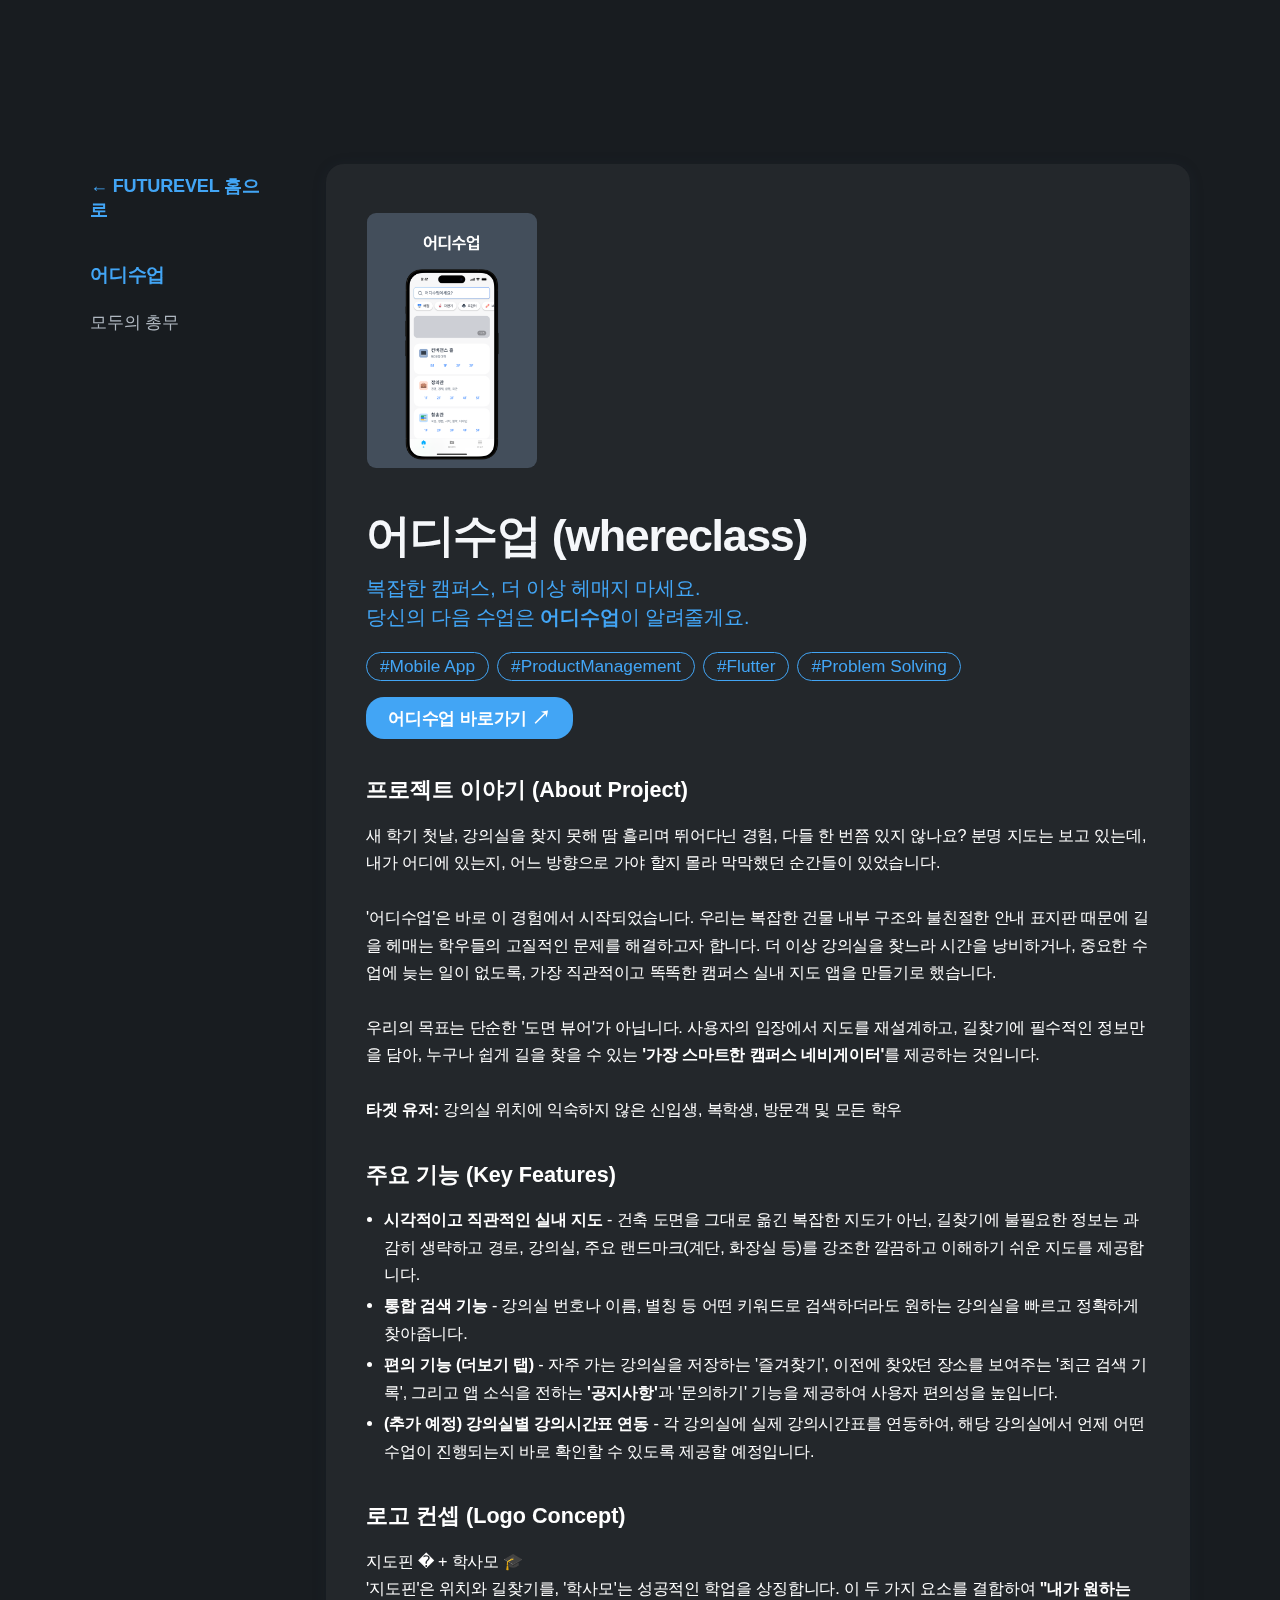
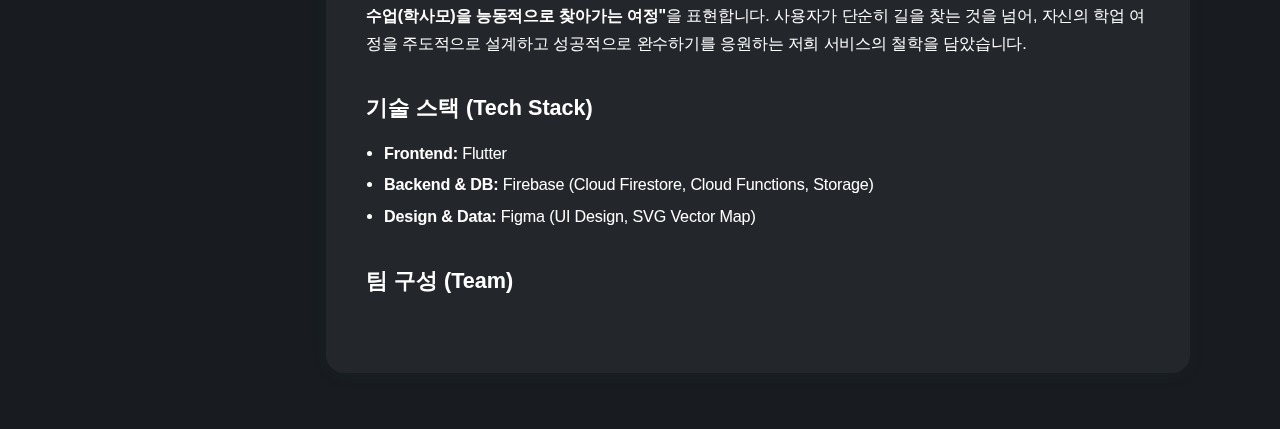
<file: project.html>
<!DOCTYPE html>
<html lang="ko">
<head>
  <meta charset="UTF-8">
  <meta name="viewport" content="width=device-width, initial-scale=1.0">
  <title>프로젝트 상세 | FUTUREVEL</title>
  <link rel="stylesheet" href="style.css">
  <style>
    body {
      background: #181C20;
      margin: 0;
      font-family: 'Pretendard', 'Noto Sans KR', sans-serif;
      color: #F5F7FA;
      font-size: 17px;
      letter-spacing: -0.01em;
    }
    .project-layout {
      display: flex;
      max-width: 1100px;
      margin: 0 auto;
      min-height: 100vh;
      padding: 0 0 56px 0;
    }
    .project-sidenav {
      position: sticky;
      top: 48px;
      align-self: flex-start;
      min-width: 140px;
      max-width: 180px;
      background: none;
      border: none;
      margin: 100px 56px 0 0;
      padding: 0;
      display: flex;
      flex-direction: column;
      gap: 2px;
    }
    .project-sidenav a {
      color: #b0b8c1;
      font-weight: 500;
      font-size: 1.09rem;
      text-decoration: none;
      padding: 10px 0 10px 0;
      border-radius: 0;
      background: none;
      transition: color 0.15s;
      margin: 0;
      display: block;
      letter-spacing: -0.01em;
    }
    .project-sidenav a.active {
      color: #42a5f5;
      font-weight: 700;
      font-size: 1.18rem;
    }
    .project-main {
      flex: 1;
      padding: 100px 0 0 0;
      display: flex;
      flex-direction: column;
      gap: 0;
    }
    .project-detail-section {
      background: none;
      border-radius: 0;
      box-shadow: none;
      padding: 0 0 72px 0;
      margin-bottom: 0;
      display: flex;
      flex-direction: column;
      gap: 0;
      border-bottom: 1.5px solid #23272B;
    }
    .project-detail-section:last-child {
      border-bottom: none;
    }
    .project-detail-header {
      display: flex;
      align-items: flex-end;
      gap: 40px;
      margin-bottom: 36px;
      flex-wrap: wrap;
    }
    .project-detail-img {
      width: 170px;
      border-radius: 10px;
      box-shadow: none;
      background: #23272B;
      border: 1.5px solid #23272B;
    }
    .project-detail-title {
      font-size: 2.8rem;
      font-weight: 800;
      margin-bottom: 12px;
      color: #F5F7FA;
      letter-spacing: -0.03em;
      line-height: 1.18;
    }
    .project-slogan {
      font-size: 1.22rem;
      color: #42a5f5;
      margin-bottom: 20px;
      font-weight: 500;
      background: none;
      border-radius: 0;
      padding: 0;
      display: block;
      box-shadow: none;
      line-height: 1.5;
    }
    .project-detail-tags {
      margin-bottom: 0;
      margin-top: 10px;
      display: flex;
      gap: 8px;
    }
    .project-detail-tags span {
      background: #23272B;
      color: #42a5f5;
      border-radius: 16px;
      padding: 3px 13px;
      font-size: 1.08rem;
      font-weight: 500;
      border: 1.2px solid #42a5f5;
      margin-right: 0;
      letter-spacing: 0;
      transition: background 0.15s, color 0.15s;
    }
    .project-detail-tags span:hover {
      background: #23272B;
      color: #fff;
      border-color: #42a5f5;
    }
    .project-detail-desc {
      font-size: 1.13rem;
      color: #fff;
      margin-bottom: 18px;
      line-height: 1.7;
    }
    .project-detail-section h3 {
      font-size: 1.5rem;
      font-weight: 700;
      margin-bottom: 10px;
      color: #42a5f5;
    }
    .project-detail-features {
      list-style: disc;
      margin-left: 20px;
      color: #fff;
      font-size: 1.01rem;
      line-height: 1.7;
    }
    .project-detail-block {
      margin-bottom: 36px;
      padding-bottom: 0;
      border-bottom: none;
    }
    .project-detail-block:last-child {
      border-bottom: none;
    }
    .project-detail-block h3 {
      font-size: 1.35rem;
      color: #fff;
      margin-bottom: 12px;
      font-weight: 700;
      letter-spacing: 0;
      line-height: 1.4;
    }
    .project-detail-block ul {
      margin-left: 18px;
      padding-left: 0;
      list-style: disc;
      color: #fff;
      font-size: 1.01rem;
      line-height: 1.7;
    }
    .project-detail-block ul li {
      margin-bottom: 4px;
      padding-left: 0;
      position: static;
    }
    .project-detail-block ul li:before {
      display: none;
    }
    .project-detail-block p {
      font-size: 1.01rem;
      color: #fff;
      line-height: 1.7;
      margin-bottom: 0;
    }
    .project-detail-block b {
      color: #fff;
      font-weight: 600;
    }
    @media (max-width: 900px) {
      .project-layout { flex-direction: column; padding: 0 0 32px 0; }
      .project-sidenav { flex-direction: row; position: static; width: 100%; min-width: 0; max-width: 100%; margin: 0 0 24px 0; border-radius: 0; padding: 0; justify-content: flex-start; gap: 18px; }
      .project-sidenav a { border-radius: 0; padding: 8px 0; font-size: 1rem; }
      .project-main { padding: 0; }
      .project-detail-header { gap: 18px; }
    }
    @media (max-width: 600px) {
      .project-detail-header { flex-direction: column; align-items: flex-start; gap: 10px; }
      .project-detail-img { width: 100%; max-width: 180px; }
      .project-detail-section { padding: 0 0 36px 0; }
      .project-detail-title { font-size: 1.2rem; }
    }
    .project-back-btn-wrap {
      width: 100%;
      max-width: 1100px;
      margin: 0 auto;
      padding-top: 36px;
      padding-bottom: 0;
      display: flex;
      justify-content: flex-end;
    }
    .project-back-btn {
      color: #fff;
      background: #23272B;
      border-radius: 18px;
      padding: 8px 22px;
      font-size: 1.13rem;
      font-weight: 600;
      text-decoration: none;
      box-shadow: 0 2px 8px rgba(36,54,85,0.10);
      border: 1.2px solid #3b82f6;
      transition: background 0.15s, color 0.15s, border 0.15s;
      display: inline-block;
    }
    .project-back-btn:hover {
      background: #3b82f6;
      color: #fff;
      border-color: #60a5fa;
    }
    .project-box {
      background: #23272B;
      border-radius: 18px;
      box-shadow: 0 2px 16px rgba(36,54,85,0.10);
      padding: 48px 40px 40px 40px;
      margin-bottom: 0;
      margin-top: 0;
    }
    @media (max-width: 900px) {
      .project-back-btn-wrap { padding-top: 18px; }
      .project-box { padding: 28px 10px 24px 10px; border-radius: 10px; }
    }
  </style>
  <script>
    function showProjectSection(hash) {
      const ids = ['whereclass', 'mochong'];
      ids.forEach(id => {
        const el = document.getElementById(id);
        if (el) el.style.display = (hash === '#' + id) ? 'block' : 'none';
      });
    }
    window.addEventListener('DOMContentLoaded', function() {
      function setActiveNav() {
        const hash = window.location.hash || '#whereclass';
        document.querySelectorAll('.project-sidenav a').forEach(a => {
          if(a.getAttribute('href') === hash) a.classList.add('active');
          else a.classList.remove('active');
        });
        showProjectSection(hash);
      }
      setActiveNav();
      window.addEventListener('hashchange', setActiveNav);
    });
  </script>
</head>
<body>
  <div class="project-layout">
    <nav class="project-sidenav">
      <a href="index.html" style="margin-bottom:18px; color:#42a5f5; font-weight:700; font-size:1.13rem; text-decoration:none; background:none; border:none; border-radius:0; box-shadow:none; padding:10px 0 10px 0; display:block;">← FUTUREVEL 홈으로</a>
      <a href="#whereclass">어디수업</a>
      <a href="#mochong">모두의 총무</a>
    </nav>
    <main class="project-main">
      <!-- 어디수업 상세 -->
      <section class="project-detail-section project-box" id="whereclass">
        <div class="project-detail-header">
          <img src="project-images/whereclass.png" alt="어디수업 스크린샷" class="project-detail-img">
          <div>
            <div class="project-detail-title">어디수업 (whereclass)</div>
            <div class="project-slogan">
              복잡한 캠퍼스, 더 이상 헤매지 마세요.<br>
              당신의 다음 수업은 <b>어디수업</b>이 알려줄게요.
            </div>
            <div class="project-detail-tags">
              <span>#Mobile App</span><span>#ProductManagement</span><span>#Flutter</span><span>#Problem Solving</span>
            </div>
            <div style="margin-top:16px;">
              <a href="https://whereclass.me" target="_blank" rel="noopener" style="display:inline-block;padding:8px 22px;background:#42a5f5;color:#fff;font-weight:600;border-radius:18px;text-decoration:none;font-size:1.08rem;transition:background 0.15s;">어디수업 바로가기 <span style="font-size:1.1em;">↗</span></a>
            </div>
          </div>
        </div>
        <div class="project-detail-block">
          <h3>프로젝트 이야기 (About Project)</h3>
          <p>새 학기 첫날, 강의실을 찾지 못해 땀 흘리며 뛰어다닌 경험, 다들 한 번쯤 있지 않나요? 분명 지도는 보고 있는데, 내가 어디에 있는지, 어느 방향으로 가야 할지 몰라 막막했던 순간들이 있었습니다.<br><br>
          '어디수업'은 바로 이 경험에서 시작되었습니다. 우리는 복잡한 건물 내부 구조와 불친절한 안내 표지판 때문에 길을 헤매는 학우들의 고질적인 문제를 해결하고자 합니다. 더 이상 강의실을 찾느라 시간을 낭비하거나, 중요한 수업에 늦는 일이 없도록, 가장 직관적이고 똑똑한 캠퍼스 실내 지도 앱을 만들기로 했습니다.<br><br>
          우리의 목표는 단순한 '도면 뷰어'가 아닙니다. 사용자의 입장에서 지도를 재설계하고, 길찾기에 필수적인 정보만을 담아, 누구나 쉽게 길을 찾을 수 있는 <b>'가장 스마트한 캠퍼스 네비게이터'</b>를 제공하는 것입니다.<br><br>
          <b>타겟 유저:</b> 강의실 위치에 익숙하지 않은 신입생, 복학생, 방문객 및 모든 학우</p>
        </div>
        <div class="project-detail-block">
          <h3>주요 기능 (Key Features)</h3>
          <ul>
            <li><b>시각적이고 직관적인 실내 지도</b> - 건축 도면을 그대로 옮긴 복잡한 지도가 아닌, 길찾기에 불필요한 정보는 과감히 생략하고 경로, 강의실, 주요 랜드마크(계단, 화장실 등)를 강조한 깔끔하고 이해하기 쉬운 지도를 제공합니다.</li>
            <li><b>통합 검색 기능</b> - 강의실 번호나 이름, 별칭 등 어떤 키워드로 검색하더라도 원하는 강의실을 빠르고 정확하게 찾아줍니다.</li>
            <li><b>편의 기능 (더보기 탭)</b> - 자주 가는 강의실을 저장하는 '즐겨찾기', 이전에 찾았던 장소를 보여주는 '최근 검색 기록', 그리고 앱 소식을 전하는 <b>'공지사항'</b>과 '문의하기' 기능을 제공하여 사용자 편의성을 높입니다.</li>
            <li><b>(추가 예정) 강의실별 강의시간표 연동</b> - 각 강의실에 실제 강의시간표를 연동하여, 해당 강의실에서 언제 어떤 수업이 진행되는지 바로 확인할 수 있도록 제공할 예정입니다.</li>
          </ul>
        </div>
        <div class="project-detail-block">
          <h3>로고 컨셉 (Logo Concept)</h3>
          <p>지도핀 � + 학사모 🎓<br>
          '지도핀'은 위치와 길찾기를, '학사모'는 성공적인 학업을 상징합니다. 이 두 가지 요소를 결합하여 <b>"내가 원하는 수업(학사모)을 능동적으로 찾아가는 여정"</b>을 표현합니다. 사용자가 단순히 길을 찾는 것을 넘어, 자신의 학업 여정을 주도적으로 설계하고 성공적으로 완수하기를 응원하는 저희 서비스의 철학을 담았습니다.</p>
        </div>
        <div class="project-detail-block">
          <h3>기술 스택 (Tech Stack)</h3>
          <ul>
            <li><b>Frontend:</b> Flutter</li>
            <li><b>Backend & DB:</b> Firebase (Cloud Firestore, Cloud Functions, Storage)</li>
            <li><b>Design & Data:</b> Figma (UI Design, SVG Vector Map)</li>
          </ul>
        </div>
        <div class="project-detail-block">
          <h3>팀 구성 (Team)</h3>
          <!-- 팀원 표/리스트 등 추가 가능 -->
        </div>
      </section>
      <!-- 모두의 총무 상세 -->
      <section class="project-detail-section project-box" id="mochong">
        <div class="project-detail-header">
          <img src="project-images/mochong.png" alt="모두의 총무 스크린샷" class="project-detail-img">
          <div>
            <div class="project-detail-title">모두의 총무 (mochong)</div>
            <div class="project-slogan">
              총무의 복잡한 정산과 회계 업무를 자동화하는 간편 금융 솔루션입니다.
            </div>
            <div class="project-detail-tags">
              <span>#FIN:NECT 챌린지</span><span>#LeanStartup</span><span>#Prototyping</span>
            </div>
          </div>
        </div>
        <div class="project-detail-block">
          <h3>프로젝트 이야기 (About Project)</h3>
          <p>모두의 총무는 모임, 동아리, 소규모 단체 등에서 반복되는 복잡한 정산과 회계 업무를 자동화하고, 누구나 쉽게 사용할 수 있는 간편 금융 솔루션을 목표로 시작되었습니다.<br><br>
          기존의 수기 장부, 엑셀, 카카오톡 송금 내역 등 여러 도구를 번갈아가며 사용하던 불편함을 해결하고, 투명하고 효율적인 회계 관리를 지원합니다.<br><br>
          <b>타겟 유저:</b> 모임 총무, 동아리/스터디 리더, 회계 담당자, 정산이 필요한 모든 사용자</p>
        </div>
        <div class="project-detail-block">
          <h3>주요 기능 (Key Features)</h3>
          <ul>
            <li><b>자동 정산 및 회계 내역 관리</b> - 모임별로 발생하는 수입/지출 내역을 자동으로 집계하고, 실시간으로 잔액과 내역을 확인할 수 있습니다.</li>
            <li><b>간편 송금/청구, 정산 내역 공유</b> - 멤버별 송금 요청, 정산 내역을 카카오톡 등으로 쉽게 공유할 수 있습니다.</li>
            <li><b>시각화된 현황판</b> - 잔액, 지출, 수입 현황을 그래프 등으로 한눈에 파악할 수 있습니다.</li>
            <li><b>모바일 친화적 UI/UX</b> - 누구나 쉽게 사용할 수 있는 직관적인 인터페이스를 제공합니다.</li>
          </ul>
        </div>
        <div class="project-detail-block">
          <h3>기술 스택 (Tech Stack)</h3>
          <ul>
            <li><b>Frontend:</b> Flutter</li>
            <li><b>Backend & DB:</b> Firebase (Cloud Firestore, Cloud Functions, Storage)</li>
            <li><b>Design & Data:</b> Figma (UI Design, Data Visualization)</li>
          </ul>
        </div>
        <div class="project-detail-block">
          <h3>팀 구성 (Team)</h3>
          <!-- 팀원 표/리스트 등 추가 가능 -->
        </div>
      </section>
    </main>
  </div>
</body>
</html>
</file>
<file: style.css>
/* NAVIGATION BAR */
.navbar {
  position: fixed;
  top: 0; left: 0; width: 100vw;
  height: 64px;
  background: rgba(24,26,32,0.92);
  display: block;
  z-index: 100;
  box-shadow: 0 2px 16px 0 rgba(0,0,0,0.07);
  padding: 0;
  border-bottom: 1px solid #23272f;
}
.navbar-inner {
  max-width: 1200px;
  margin: 0 auto;
  display: flex;
  align-items: center;
  justify-content: space-between;
  height: 64px;
  padding-left: 36px;
  padding-right: 36px;
}
.navbar-logo {
  display: flex;
  align-items: center;
  height: 100%;
  margin-right: 36px;
  padding-top: 0;
  padding-bottom: 0;
}
.navbar-logo svg, .navbar-logo img {
  display: block;
}
.navbar-logo img {
  display: block;
  max-height: 38px;
  height: 38px;
  width: auto;
  margin: 0;
  object-fit: contain;
}
.navbar-menu {
  display: flex;
  gap: 36px;
  list-style: none;
  margin: 0;
  padding: 0;
}
.navbar-menu li {
  display: flex;
  align-items: center;
}
.navbar-menu a {
  color: #f5f6fa;
  text-decoration: none;
  font-size: 1.08rem;
  font-weight: 600;
  letter-spacing: -0.5px;
  padding: 8px 0;
  border-bottom: 2px solid transparent;
  transition: color 0.18s, border-bottom 0.18s;
}
.navbar-menu a:hover, .navbar-menu a:focus {
  color: #00c6fb;
  border-bottom: 2px solid #00c6fb;
}

.navbar-toggle {
  display: none;
  flex-direction: column;
  justify-content: center;
  align-items: center;
  width: 40px;
  height: 40px;
  background: none;
  border: none;
  cursor: pointer;
  z-index: 120;
}
.navbar-toggle .bar {
  width: 26px;
  height: 3px;
  background: #f5f6fa;
  margin: 4px 0;
  border-radius: 2px;
  transition: all 0.3s;
}

body {
  /* 기존 코드 유지, 네비게이션 높이만큼 패딩 */
  padding-top: 64px;
  margin: 0;
  font-family: 'Pretendard', sans-serif;
  background: #181a20;
  color: #f5f6fa;
  overflow-x: hidden;
}
body.page-fadein {
  opacity: 0;
  animation: pageFadeIn 1.1s cubic-bezier(0.4,0,0.2,1) forwards;
}
@keyframes pageFadeIn {
  to { opacity: 1; }
}

section {
  padding: 80px 0 60px 0;
  position: relative;
  z-index: 1;
  padding-left: 32px;
  padding-right: 32px;
}

h1, h2, h3, h4 {
  font-family: 'Pretendard', sans-serif;
  font-weight: 700;
  margin: 0 0 16px 0;
}

h1 { font-size: 3rem; }
h2 { font-size: 2.2rem; }
h3 { font-size: 1.3rem; }
h4 { font-size: 1.1rem; }

/* HERO */
#hero {
  min-height: 100vh;
  display: flex;
  flex-direction: column;
  justify-content: center;
  align-items: center;
  position: relative;
  overflow: hidden;
  background: #181a20;
}
.hero-bg {
  position: absolute;
  top: 0; left: 0; width: 100%; height: 100%;
  z-index: 0;
  overflow: hidden;
}
#particles {
  position: absolute;
  width: 100vw;
  height: 100vh;
  top: 0; left: 0;
  z-index: 1;
  pointer-events: none;
}
#bg-video {
  position: absolute;
  width: 100vw;
  height: 100vh;
  object-fit: cover;
  opacity: 0.13;
  z-index: 0;
}
.hero-content {
  position: relative;
  z-index: 2;
  text-align: center;
  margin-top: 10vh;
  padding-left: 16px;
  padding-right: 16px;
}
.hero-content h1 {
  font-size: 3.2rem;
  letter-spacing: -2px;
  margin-bottom: 18px;
  background: linear-gradient(90deg, #00c6fb 0%, #005bea 100%);
  -webkit-background-clip: text;
  -webkit-text-fill-color: transparent;
}
.hero-content h3 {
  font-size: 1.3rem;
  color: #b2becd;
  font-weight: 400;
}
.scroll-down {
  position: absolute;
  left: 50%;
  bottom: 40px;
  transform: translateX(-50%);
  z-index: 2;
}
.scroll-down .arrow {
  display: block;
  width: 32px;
  height: 32px;
  border-bottom: 3px solid #00c6fb;
  border-right: 3px solid #00c6fb;
  transform: rotate(45deg);
  margin: 0 auto;
  animation: bounce 1.5s infinite;
}
@keyframes bounce {
  0%, 100% { transform: translateY(0) rotate(45deg); }
  50% { transform: translateY(12px) rotate(45deg); }
}

/* MISSION */
#mission {
  background: #20232a;
  text-align: center;
}
.mission-list {
  display: grid;
  grid-template-columns: repeat(3, 1fr);
  gap: 32px;
  max-width: 900px;
  margin: 40px auto 0 auto;
}
.mission-item {
  background: #23272f;
  border-radius: 18px;
  box-shadow: 0 4px 24px 0 rgba(0,0,0,0.10);
  padding: 36px 28px 32px 28px;
  display: flex;
  flex-direction: column;
  align-items: flex-start;
  gap: 18px;
  opacity: 0;
  transform: translateY(40px);
  transition: opacity 0.7s, transform 0.7s;
  min-height: 320px;
}
.mission-item.visible {
  opacity: 1;
  transform: translateY(0);
}
.mission-item .icon {
  font-size: 2.5rem;
  margin-bottom: 10px;
  color: #00c6fb;
}
.mission-item h4 {
  margin: 0 0 14px 0;
  color: #00c6fb;
  font-size: 1.18rem;
  font-weight: 700;
  text-align: left;
  padding-left: 2px;
  padding-right: 2px;
}
.mission-item p {
  color: #b2becd;
  font-size: 1.04rem;
  line-height: 1.7;
  margin: 0;
  text-align: left;
  padding-left: 2px;
  padding-right: 2px;
}
.mission-item h4, .mission-item p {
  word-break: keep-all;
  hyphens: auto;
  white-space: normal;
}
@media (max-width: 900px) {
  .mission-list {
    grid-template-columns: 1fr;
    gap: 28px;
  }
  .mission-item {
    min-height: 0;
    padding: 32px 16px 28px 16px;
  }
}

/* WORKS */
#works {
  background: #181a20;
  text-align: center;
}
.works-slider {
  display: flex;
  gap: 32px;
  overflow-x: auto;
  padding: 32px 0;
  scroll-snap-type: x mandatory;
  padding-left: 16px;
  padding-right: 16px;
}
.work-card {
  background: #23272f;
  border-radius: 18px;
  min-width: 340px;
  max-width: 340px;
  box-shadow: 0 4px 24px 0 rgba(0,0,0,0.13);
  overflow: hidden;
  position: relative;
  transition: transform 0.25s, box-shadow 0.25s;
  cursor: pointer;
  scroll-snap-align: start;
}
.work-card:hover {
  transform: scale(1.04);
  box-shadow: 0 8px 32px 0 rgba(0,198,251,0.18);
}
.work-bg {
  width: 100%;
  height: 160px;
  background-size: cover;
  background-position: center;
  opacity: 0.7;
}
.work-content {
  padding: 24px 20px 20px 20px;
}
.tags {
  margin: 12px 0 18px 0;
}
.tags span {
  display: inline-block;
  background: #23272f;
  color: #00c6fb;
  border-radius: 12px;
  padding: 3px 12px;
  font-size: 0.9rem;
  margin-right: 6px;
}
.view-project {
  color: #00c6fb;
  text-decoration: none;
  font-weight: 700;
  transition: color 0.2s;
}
.view-project .arrow {
  margin-left: 4px;
  transition: margin-left 0.2s;
}
.view-project:hover .arrow {
  margin-left: 12px;
}

/* TEAM */
#team {
  background: #20232a;
  text-align: center;
}
.team-grid {
  display: grid;
  grid-template-columns: repeat(auto-fit, minmax(180px, 1fr));
  gap: 32px;
  max-width: 900px;
  margin: 40px auto 0 auto;
  padding-left: 8px;
  padding-right: 8px;
}
.team-member {
  position: relative;
  overflow: hidden;
  border-radius: 16px;
  cursor: pointer;
}
.profile-pic {
  width: 100%;
  aspect-ratio: 1/1;
  background-size: cover;
  background-position: center;
  filter: grayscale(1);
  transition: filter 0.4s;
}
.team-member:hover .profile-pic {
  filter: grayscale(0);
}
.member-overlay {
  position: absolute;
  left: 0; right: 0; bottom: 0;
  background: rgba(24,26,32,0.88);
  color: #fff;
  padding: 24px 12px 18px 12px;
  opacity: 0;
  transition: opacity 0.4s;
  pointer-events: none;
}
.team-member:hover .member-overlay {
  opacity: 1;
}
.member-overlay h4 span {
  font-weight: 400;
  font-size: 1rem;
  color: #00c6fb;
  margin-left: 6px;
}
.member-info {
  min-height: 120px; /* 기존 높이에 맞춰 조정, 필요시 값 조절 */
  display: flex;
  flex-direction: column;
  align-items: center;
  justify-content: flex-start;
}
.member-info h4 {
  font-size: 1.13rem;
  font-weight: 700;
  margin: 20px 0 0 0;
  color: #f5f6fa;
  text-align: center;
}
.member-info h4 span {
  display: block;
  font-weight: 400;
  font-size: 1rem;
  color: #00c6fb;
  margin-left: 0;
  margin-top: 7px;
  margin-bottom: 7px;
  word-break: break-all;
  white-space: normal;
}
.member-info p {
  font-size: 0.98rem;
  color: #b2becd;
  margin: 0 0 14px 0;
  text-align: center;
  word-break: break-all;
}
.member-links {
  display: flex;
  justify-content: center;
  gap: 16px;
  margin-top: 8px;
  min-height: 32px;
}
.member-links a {
  color: #b2becd;
  font-size: 1.5rem;
  transition: color 0.2s;
}
.member-links a:hover {
  color: #00c6fb;
}

/* JOIN & CONTACT */
#join {
  background: #181a20;
  text-align: center;
}
.join-content {
  display: flex;
  flex-wrap: wrap;
  gap: 40px;
  justify-content: center;
  margin-top: 40px;
}
.join-recruit, .join-contact {
  background: #23272f;
  border-radius: 16px;
  padding: 32px 28px;
  min-width: 320px;
  max-width: 400px;
  box-shadow: 0 2px 16px 0 rgba(0,0,0,0.10);
  margin-bottom: 20px;
}
.join-btn, .contact-btn {
  display: inline-block;
  margin-top: 18px;
  padding: 12px 28px;
  border-radius: 8px;
  background: none;
  color: #00c6fb;
  border: 2px solid #00c6fb;
  font-weight: 700;
  font-size: 1.1rem;
  text-decoration: none;
  transition: background 0.2s, color 0.2s;
}
.join-btn:hover, .contact-btn:hover {
  background: #00c6fb;
  color: #181a20;
}

/* FOOTER */
footer {
  border-top: 1px solid #23272f;
  background: #181a20;
  padding: 32px 0 18px 0;
  text-align: center;
}
.footer-content {
  max-width: 900px;
  margin: 0 auto;
}
.footer-logo {
  font-size: 1.3rem;
  font-weight: 700;
  margin-bottom: 10px;
}
.footer-links {
  margin-bottom: 10px;
}
.footer-icon {
  color: #b2becd;
  margin: 0 8px;
  transition: color 0.2s;
}
.footer-icon:hover {
  color: #00c6fb;
}
.footer-copy {
  font-size: 0.95rem;
  color: #b2becd;
}

.footer-flex {
  display: flex;
  justify-content: space-between;
  align-items: flex-start;
  gap: 32px;
}
.footer-left {
  display: flex;
  flex-direction: column;
  align-items: flex-start;
  min-width: 0;
}
.footer-right {
  display: flex;
  align-items: flex-end;
  margin-left: auto;
}
@media (max-width: 700px) {
  .footer-flex {
    flex-direction: column;
    align-items: center; /* 중앙 정렬로 변경 */
    gap: 18px;
    text-align: center; /* 텍스트도 중앙 정렬 */
  }
  .footer-left {
    align-items: center; /* 중앙 정렬 */
    width: 100%;
  }
  .footer-right {
    margin-left: 0;
    align-items: center; /* 중앙 정렬 */
    width: 100%;
    justify-content: center;
  }
  .footer-logo {
    margin-bottom: 10px;
    width: 100%;
    display: flex;
    justify-content: center;
  }
  .footer-links {
    margin-bottom: 10px;
    width: 100%;
    display: flex;
    justify-content: center;
    gap: 12px;
  }
  .footer-address-small, .footer-copy-small {
    text-align: center;
    width: 100%;
    display: block;
    margin-left: 0;
    margin-right: 0;
    word-break: keep-all;
  }
}

.vision-inner {
  max-width: 700px;
  margin: 0 auto;
  padding: 64px 0 40px 0;
  text-align: center;
}
.vision-inner h2 {
  font-size: 2.3rem;
  margin-bottom: 18px;
  color: #fff !important;
  font-weight: 700;
  letter-spacing: -1px;
  background: none !important;
  background-clip: unset !important;
  -webkit-background-clip: unset !important;
  -webkit-text-fill-color: unset !important;
}
.vision-inner p {
  font-size: 1.25rem;
  color: #b2becd;
  line-height: 1.7;
  margin-bottom: 0;
}
.vision-inner strong {
  color: #00c6fb;
  font-size: 1.15em;
  font-weight: 700;
  display: block;
  margin-top: 18px;
}

.section-animate {
  opacity: 0;
  transform: translateY(40px);
  transition: opacity 0.7s cubic-bezier(0.4,0,0.2,1), transform 0.7s cubic-bezier(0.4,0,0.2,1);
}
.section-animate.visible {
  opacity: 1;
  transform: translateY(0);
}

.footer-address-small {
  color: #b2becd;
  font-size: 0.93em;
  margin-bottom: 4px;
  white-space: normal;
  line-height: 1.5;
  display: block;
}
.footer-copy-small {
  color: #b2becd;
  font-size: 0.93em;
  margin-bottom: 0;
  display: block;
}

.footer-contact-mobile {
  display: inline;
}
@media (max-width: 700px) {
  .footer-contact-mobile {
    display: block;
    margin-top: 4px;
  }
}

@media (max-width: 700px) {
  .navbar {
    padding: 0;
    height: 54px;
  }
  .navbar-inner {
    height: 54px;
    padding-left: 12px;
    padding-right: 12px;
  }
  .navbar-menu {
    position: fixed;
    top: 54px;
    right: 0;
    left: 0;
    background: rgba(24,26,32,0.98);
    flex-direction: column;
    gap: 0;
    align-items: flex-start;
    padding: 24px 24px 32px 24px;
    box-shadow: 0 8px 32px 0 rgba(0,0,0,0.18);
    z-index: 110;
    display: none;
    border-radius: 0 0 16px 16px;
  }
  .navbar-menu.open {
    display: flex;
  }
  .navbar-menu li {
    width: 100%;
    margin-bottom: 18px;
  }
  .navbar-menu li:last-child {
    margin-bottom: 0;
  }
  .navbar-toggle {
    display: flex;
  }
  .navbar-menu {
    gap: 18px;
    margin-left: 0;
  }
  .works-slider {
    flex-direction: column;
    gap: 24px;
    align-items: center;
    padding-left: 0;
    padding-right: 0;
  }
  .join-content {
    flex-direction: column;
    gap: 24px;
  }
  .team-grid {
    grid-template-columns: 1fr 1fr;
    padding-left: 0;
    padding-right: 0;
  }
  body {
    padding-top: 54px;
  }
} 

.hero-headline {
  font-size: 4rem;
  font-weight: 700;
  margin-bottom: 40px;
  color: #fff;
  letter-spacing: -1.5px;
} 

.about-section {
  background: none;
  color: #f5f6fa;
  display: flex;
  justify-content: center;
  align-items: center;
  padding: 2px 0 0 0;
}
.about-section p {
  font-size: 0.93rem;
  color: #a5adb8;
  line-height: 1.5;
  max-width: 700px;
  margin: 0 auto;
  text-align: center;
  font-weight: 400;
  letter-spacing: -0.2px;
  padding: 0;
  background: none !important;
  border: none !important;
  box-shadow: none !important;
  outline: none !important;
}
.about-section p:focus, .about-section p:hover, .about-section p strong, .about-section p b {
  color: #a5adb8 !important;
  font-weight: 400 !important;
  background: none !important;
  border: none !important;
  box-shadow: none !important;
  outline: none !important;
}
@media (max-width: 700px) {
  .about-section {
    padding: 1px 0 0 0;
  }
  .about-section p {
    font-size: 0.87rem;
  }
} 

.about-flex {
  display: flex;
  align-items: center;
  justify-content: center;
  gap: 56px;
  background: none;
  padding: 56px 0 40px 0;
  max-width: 1000px;
  margin: 0 auto;
}
.about-img {
  flex-shrink: 0;
  display: flex;
  align-items: center;
  justify-content: center;
  background: rgba(255,255,255,0.07);
  border-radius: 24px;
  box-shadow: 0 4px 24px 0 rgba(0,0,0,0.10);
  padding: 18px;
  border: 1.5px solid #23272f;
}
.about-img img {
  width: 160px;
  height: 160px;
  object-fit: contain;
  border-radius: 16px;
  background: #fff;
  box-shadow: 0 2px 12px 0 rgba(0,0,0,0.07);
  padding: 0;
  border: none;
}
.about-text {
  flex: 1 1 0;
  min-width: 0;
  display: flex;
  align-items: center;
}
.about-text p {
  font-size: 1.08rem;
  color: #b2becd;
  line-height: 1.7;
  margin: 0;
  text-align: left;
  font-weight: 400;
  letter-spacing: -0.2px;
  max-width: 480px;
  word-break: keep-all;
  hyphens: auto;
  white-space: normal;
  padding: 0 0 0 0;
}
@media (max-width: 900px) {
  .about-flex {
    gap: 24px;
    padding: 28px 0 16px 0;
    max-width: 98vw;
  }
  .about-img {
    padding: 8px;
    border-radius: 16px;
  }
  .about-img img {
    width: 90px;
    height: 90px;
    border-radius: 10px;
  }
  .about-text p {
    font-size: 0.97rem;
    text-align: center;
    max-width: 95vw;
    padding: 0;
  }
  .about-text {
    justify-content: center;
  }
} 

.about-section.about-simple {
  display: flex;
  flex-direction: column;
  align-items: center;
  justify-content: center;
  background: none;
  padding: 64px 0 48px 0;
  max-width: 100vw;
}
.about-img-center {
  display: flex;
  justify-content: center;
  align-items: center;
  margin-bottom: 32px;
}
.about-img-center img {
  width: 200px;
  height: 200px;
  object-fit: contain;
  border-radius: 18px;
  background: none;
  box-shadow: none;
  padding: 0;
  border: none;
}
.about-text-center {
  width: 100%;
  display: flex;
  justify-content: center;
}
.about-text-center p {
  font-size: 1.13rem;
  color: #b2becd;
  line-height: 1.7;
  margin: 0;
  text-align: center;
  font-weight: 400;
  letter-spacing: -0.2px;
  max-width: 480px;
  background: none;
  border: none;
  box-shadow: none;
  padding: 0;
}
@media (max-width: 700px) {
  .about-section.about-simple {
    padding: 32px 0 18px 0;
  }
  .about-img-center img {
    width: 110px;
    height: 110px;
    border-radius: 10px;
  }
  .about-text-center p {
    font-size: 0.98rem;
    max-width: 95vw;
  }
} 

/* 프로젝트(Works) 섹션 - 블러 없는 자연스러운 오버레이 & 라운드 통일 */
.work-card {
  position: relative;
  width: 320px;
  margin: 0 16px 32px 16px;
  border-radius: 24px;
  background: #fff;
  box-shadow: 0 6px 24px rgba(0,0,0,0.10);
  overflow: hidden;
  display: block;
  transition: box-shadow 0.18s, transform 0.18s;
}
.project-full-img {
  width: 100%;
  height: auto;
  object-fit: cover;
  display: block;
  border-radius: 24px;
}
.work-info-overlay {
  position: absolute;
  left: 0; right: 0; bottom: 0;
  background: linear-gradient(0deg, rgba(36,54,85,0.90) 90%, rgba(36,54,85,0.0) 100%);
  color: #fff;
  padding: 28px 18px 16px 18px;
  z-index: 2;
  text-align: left;
  border-bottom-left-radius: 24px;
  border-bottom-right-radius: 24px;
  border-top-left-radius: 0;
  border-top-right-radius: 0;
}
/* 프로젝트(Works) 섹션 - 오버레이 정보 완전 중앙 정렬 보정 */
.work-overlay {
  position: absolute;
  top: 0; left: 0; width: 100%; height: 100%;
  background: rgba(36,54,85,0.93);
  color: #fff;
  opacity: 0;
  transition: opacity 0.22s;
  display: flex;
  flex-direction: column;
  justify-content: center;
  align-items: center;
  padding: 36px 24px;
  border-radius: 24px;
  z-index: 10;
  text-align: center;
  pointer-events: none;
  gap: 16px;
  box-sizing: border-box;
}
.work-card:hover .work-overlay {
  opacity: 1;
  pointer-events: auto;
}
.work-overlay .work-title {
  font-size: 1.35rem;
  font-weight: 900;
  margin-bottom: 0;
  color: #fff;
  text-shadow: 0 2px 8px rgba(0,0,0,0.13);
  letter-spacing: -0.5px;
  line-height: 1.2;
  width: 100%;
  text-align: center;
}
.work-overlay .tags {
  display: flex;
  flex-wrap: wrap;
  justify-content: center;
  align-items: center;
  width: 100%;
  gap: 4px;
  margin-bottom: 0;
  box-sizing: border-box;
}
/* 해시태그 pill 사이즈 축소 */
.work-overlay .tags span {
  background: #eaf3fb;
  color: #2563eb;
  border-radius: 14px;
  padding: 3px 9px;
  font-size: 0.85rem;
  font-weight: 600;
  border: 1px solid #d0e3fa;
  box-shadow: none;
  margin: 0;
  text-align: center;
}
.work-overlay .work-desc {
  font-size: 1.08rem;
  line-height: 1.6;
  font-weight: 400;
  text-shadow: 0 2px 8px rgba(0,0,0,0.10);
  margin-bottom: 0;
  margin-top: 0;
  width: 100%;
  max-width: 100%;
  text-align: center;
  box-sizing: border-box;
}
.work-overlay .view-project {
  margin-top: 0;
  margin-bottom: 0;
  padding: 12px 32px;
  font-size: 1.05rem;
  font-weight: 700;
  border-radius: 18px;
  box-shadow: 0 2px 8px rgba(59,130,246,0.10);
  letter-spacing: 0.2px;
  display: inline-block;
  width: auto;
  text-align: center;
}
@media (max-width: 600px) {
  .work-overlay {
    padding: 14px 8px;
    gap: 10px;
  }
  .work-overlay .work-title {
    font-size: 1.08rem;
  }
  .work-overlay .work-desc {
    font-size: 0.97rem;
    max-width: 100%;
  }
  .work-overlay .view-project {
    padding: 10px 18px;
    font-size: 0.97rem;
  }
}
</file>
